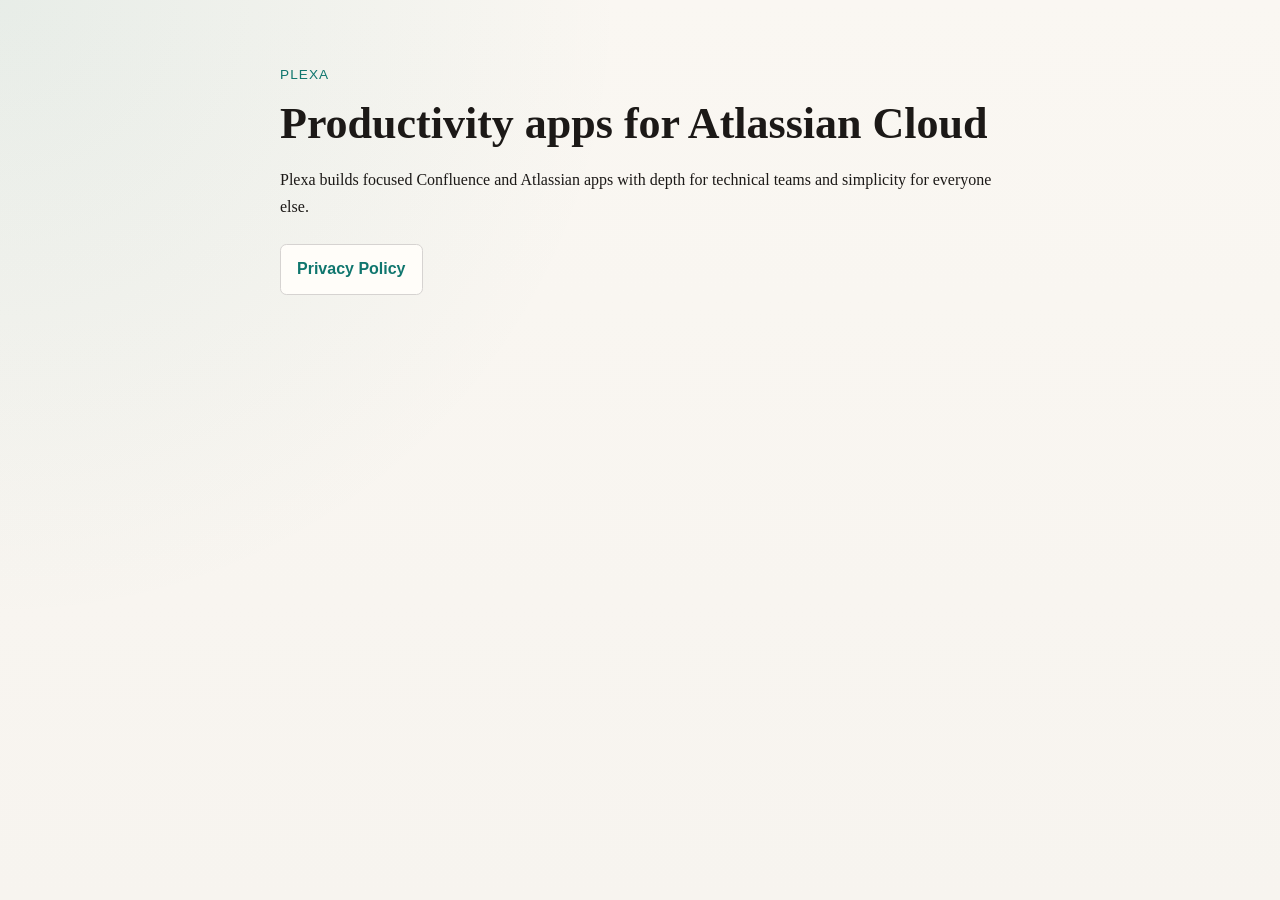
<file: index.html>
<!DOCTYPE html>
<html lang="en">
  <head>
    <meta charset="utf-8" />
    <meta name="viewport" content="width=device-width, initial-scale=1" />
    <title>Plexa</title>
    <meta name="description" content="Plexa builds productivity apps for Atlassian Cloud." />
    <link rel="stylesheet" href="./assets/site.css" />
  </head>
  <body>
    <main class="page">
      <p class="eyebrow">Plexa</p>
      <h1>Productivity apps for Atlassian Cloud</h1>
      <p>
        Plexa builds focused Confluence and Atlassian apps with depth for technical
        teams and simplicity for everyone else.
      </p>
      <p>
        <a class="button" href="./privacy/">Privacy Policy</a>
      </p>
    </main>
  </body>
</html>
</file>
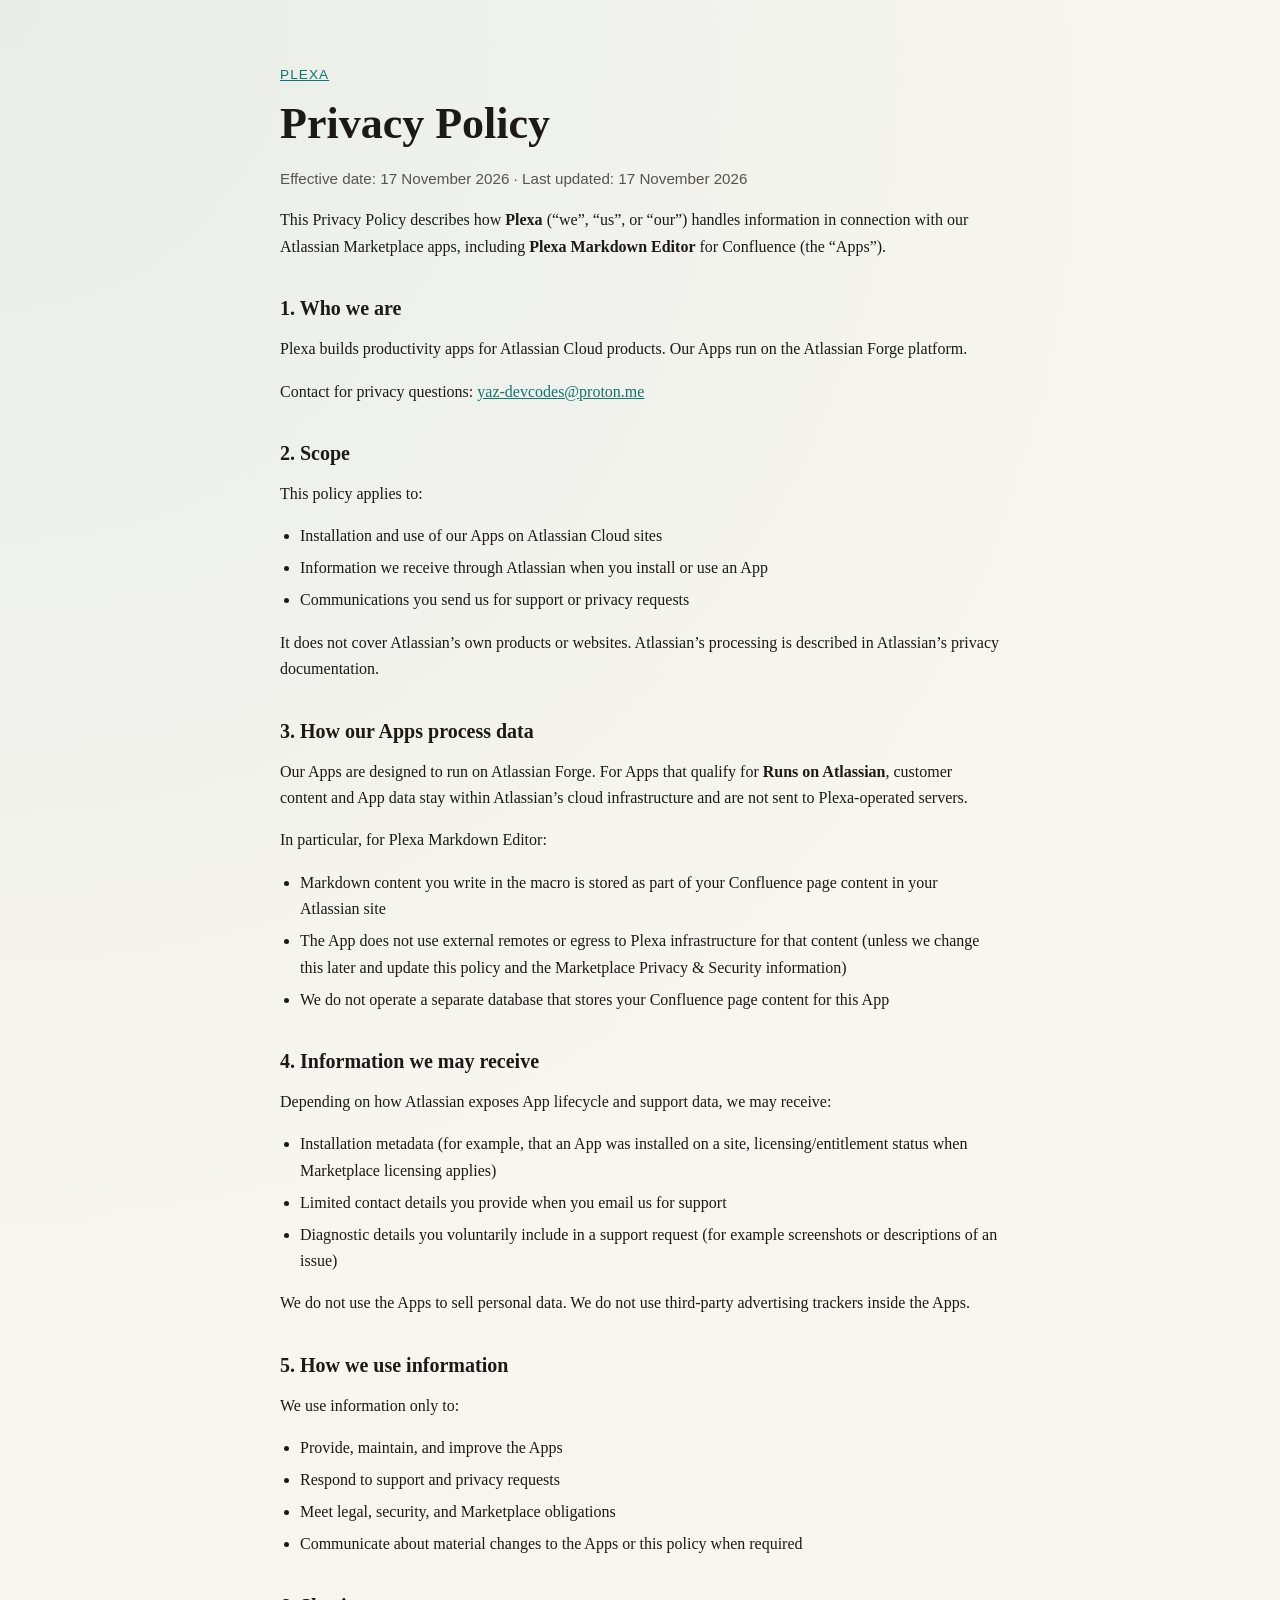
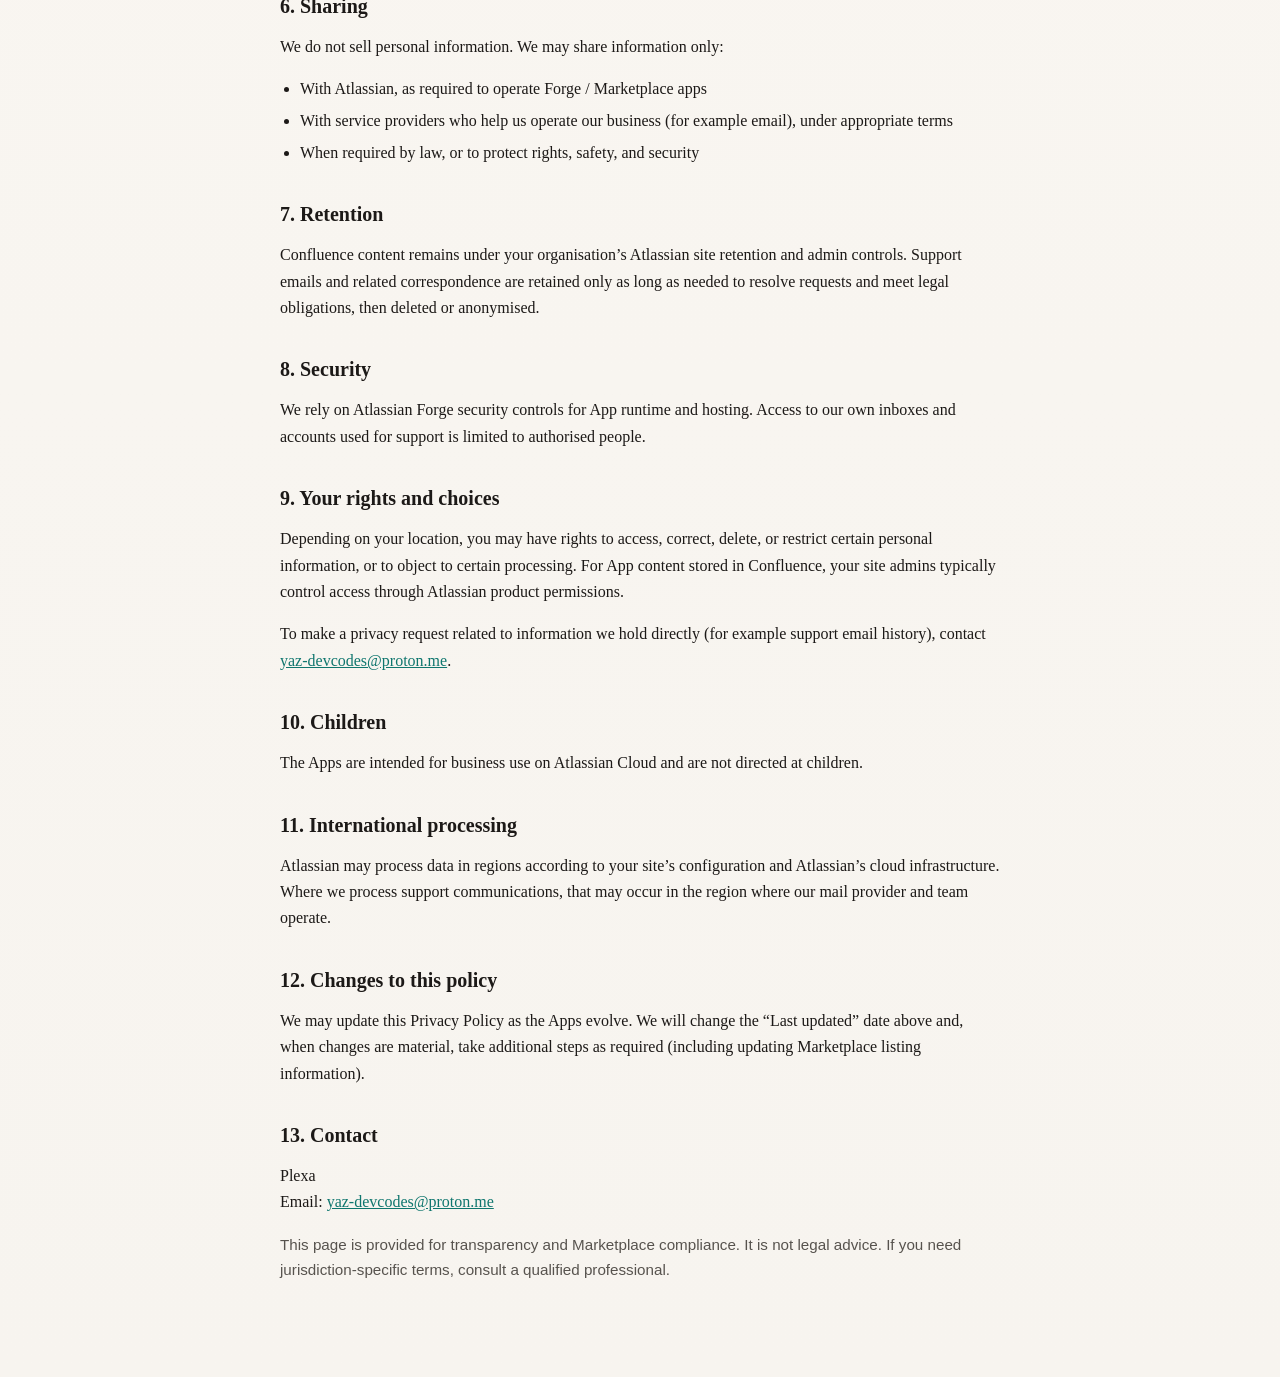
<file: privacy/index.html>
<!DOCTYPE html>
<html lang="en">
  <head>
    <meta charset="utf-8" />
    <meta name="viewport" content="width=device-width, initial-scale=1" />
    <title>Privacy Policy — Plexa</title>
    <meta
      name="description"
      content="Privacy Policy for Plexa apps on the Atlassian Marketplace, including Plexa Markdown Editor for Confluence."
    />
    <link rel="stylesheet" href="../assets/site.css" />
  </head>
  <body>
    <main class="page">
      <p class="eyebrow"><a href="../">Plexa</a></p>
      <h1>Privacy Policy</h1>
      <p class="meta">Effective date: 17 November 2026 · Last updated: 17 November 2026</p>

      <p>
        This Privacy Policy describes how <strong>Plexa</strong> (“we”, “us”, or
        “our”) handles information in connection with our Atlassian Marketplace
        apps, including <strong>Plexa Markdown Editor</strong> for Confluence
        (the “Apps”).
      </p>

      <h2>1. Who we are</h2>
      <p>
        Plexa builds productivity apps for Atlassian Cloud products. Our Apps run
        on the Atlassian Forge platform.
      </p>
      <p>
        Contact for privacy questions:
        <a href="mailto:yaz-devcodes@proton.me">yaz-devcodes@proton.me</a>
      </p>

      <h2>2. Scope</h2>
      <p>This policy applies to:</p>
      <ul>
        <li>Installation and use of our Apps on Atlassian Cloud sites</li>
        <li>Information we receive through Atlassian when you install or use an App</li>
        <li>Communications you send us for support or privacy requests</li>
      </ul>
      <p>
        It does not cover Atlassian’s own products or websites. Atlassian’s
        processing is described in Atlassian’s privacy documentation.
      </p>

      <h2>3. How our Apps process data</h2>
      <p>
        Our Apps are designed to run on Atlassian Forge. For Apps that qualify for
        <strong>Runs on Atlassian</strong>, customer content and App data stay
        within Atlassian’s cloud infrastructure and are not sent to Plexa-operated
        servers.
      </p>
      <p>In particular, for Plexa Markdown Editor:</p>
      <ul>
        <li>
          Markdown content you write in the macro is stored as part of your
          Confluence page content in your Atlassian site
        </li>
        <li>
          The App does not use external remotes or egress to Plexa infrastructure
          for that content (unless we change this later and update this policy and
          the Marketplace Privacy &amp; Security information)
        </li>
        <li>
          We do not operate a separate database that stores your Confluence page
          content for this App
        </li>
      </ul>

      <h2>4. Information we may receive</h2>
      <p>Depending on how Atlassian exposes App lifecycle and support data, we may receive:</p>
      <ul>
        <li>
          Installation metadata (for example, that an App was installed on a site,
          licensing/entitlement status when Marketplace licensing applies)
        </li>
        <li>
          Limited contact details you provide when you email us for support
        </li>
        <li>
          Diagnostic details you voluntarily include in a support request (for
          example screenshots or descriptions of an issue)
        </li>
      </ul>
      <p>
        We do not use the Apps to sell personal data. We do not use third-party
        advertising trackers inside the Apps.
      </p>

      <h2>5. How we use information</h2>
      <p>We use information only to:</p>
      <ul>
        <li>Provide, maintain, and improve the Apps</li>
        <li>Respond to support and privacy requests</li>
        <li>Meet legal, security, and Marketplace obligations</li>
        <li>Communicate about material changes to the Apps or this policy when required</li>
      </ul>

      <h2>6. Sharing</h2>
      <p>
        We do not sell personal information. We may share information only:
      </p>
      <ul>
        <li>With Atlassian, as required to operate Forge / Marketplace apps</li>
        <li>With service providers who help us operate our business (for example email), under appropriate terms</li>
        <li>When required by law, or to protect rights, safety, and security</li>
      </ul>

      <h2>7. Retention</h2>
      <p>
        Confluence content remains under your organisation’s Atlassian site
        retention and admin controls. Support emails and related correspondence
        are retained only as long as needed to resolve requests and meet legal
        obligations, then deleted or anonymised.
      </p>

      <h2>8. Security</h2>
      <p>
        We rely on Atlassian Forge security controls for App runtime and hosting.
        Access to our own inboxes and accounts used for support is limited to
        authorised people.
      </p>

      <h2>9. Your rights and choices</h2>
      <p>
        Depending on your location, you may have rights to access, correct,
        delete, or restrict certain personal information, or to object to
        certain processing. For App content stored in Confluence, your site
        admins typically control access through Atlassian product permissions.
      </p>
      <p>
        To make a privacy request related to information we hold directly (for
        example support email history), contact
        <a href="mailto:yaz-devcodes@proton.me">yaz-devcodes@proton.me</a>.
      </p>

      <h2>10. Children</h2>
      <p>
        The Apps are intended for business use on Atlassian Cloud and are not
        directed at children.
      </p>

      <h2>11. International processing</h2>
      <p>
        Atlassian may process data in regions according to your site’s
        configuration and Atlassian’s cloud infrastructure. Where we process
        support communications, that may occur in the region where our mail
        provider and team operate.
      </p>

      <h2>12. Changes to this policy</h2>
      <p>
        We may update this Privacy Policy as the Apps evolve. We will change the
        “Last updated” date above and, when changes are material, take additional
        steps as required (including updating Marketplace listing information).
      </p>

      <h2>13. Contact</h2>
      <p>
        Plexa<br />
        Email:
        <a href="mailto:yaz-devcodes@proton.me">yaz-devcodes@proton.me</a>
      </p>

      <p class="footnote">
        This page is provided for transparency and Marketplace compliance. It is
        not legal advice. If you need jurisdiction-specific terms, consult a
        qualified professional.
      </p>
    </main>
  </body>
</html>
</file>
<file: assets/site.css>
:root {
  --bg: #f7f4ef;
  --ink: #1c1917;
  --muted: #57534e;
  --line: #d6d3d1;
  --accent: #0f766e;
  --card: #fffdf9;
}

* {
  box-sizing: border-box;
}

body {
  margin: 0;
  min-height: 100vh;
  font-family: "Iowan Old Style", "Palatino Linotype", Palatino, "Book Antiqua", Georgia, serif;
  color: var(--ink);
  background:
    radial-gradient(circle at top left, rgba(15, 118, 110, 0.08), transparent 40%),
    linear-gradient(180deg, #faf7f2 0%, var(--bg) 100%);
  line-height: 1.65;
}

.page {
  width: min(720px, calc(100% - 2.5rem));
  margin: 0 auto;
  padding: 4rem 0 5rem;
}

.eyebrow {
  margin: 0 0 0.75rem;
  font-family: "Segoe UI", "Helvetica Neue", Arial, sans-serif;
  font-size: 0.85rem;
  letter-spacing: 0.08em;
  text-transform: uppercase;
  color: var(--accent);
}

h1,
h2 {
  font-weight: 600;
  line-height: 1.2;
}

h1 {
  margin: 0 0 0.75rem;
  font-size: clamp(2rem, 4vw, 2.75rem);
}

h2 {
  margin: 2.25rem 0 0.75rem;
  font-size: 1.25rem;
}

p,
ul {
  color: var(--ink);
}

.meta,
.footnote {
  color: var(--muted);
  font-family: "Segoe UI", "Helvetica Neue", Arial, sans-serif;
  font-size: 0.95rem;
}

ul {
  padding-left: 1.25rem;
}

li + li {
  margin-top: 0.35rem;
}

a {
  color: var(--accent);
}

.button {
  display: inline-block;
  margin-top: 0.5rem;
  padding: 0.7rem 1rem;
  border: 1px solid var(--line);
  border-radius: 0.4rem;
  background: var(--card);
  text-decoration: none;
  font-family: "Segoe UI", "Helvetica Neue", Arial, sans-serif;
  font-weight: 600;
}

.button:hover {
  border-color: var(--accent);
}
</file>
